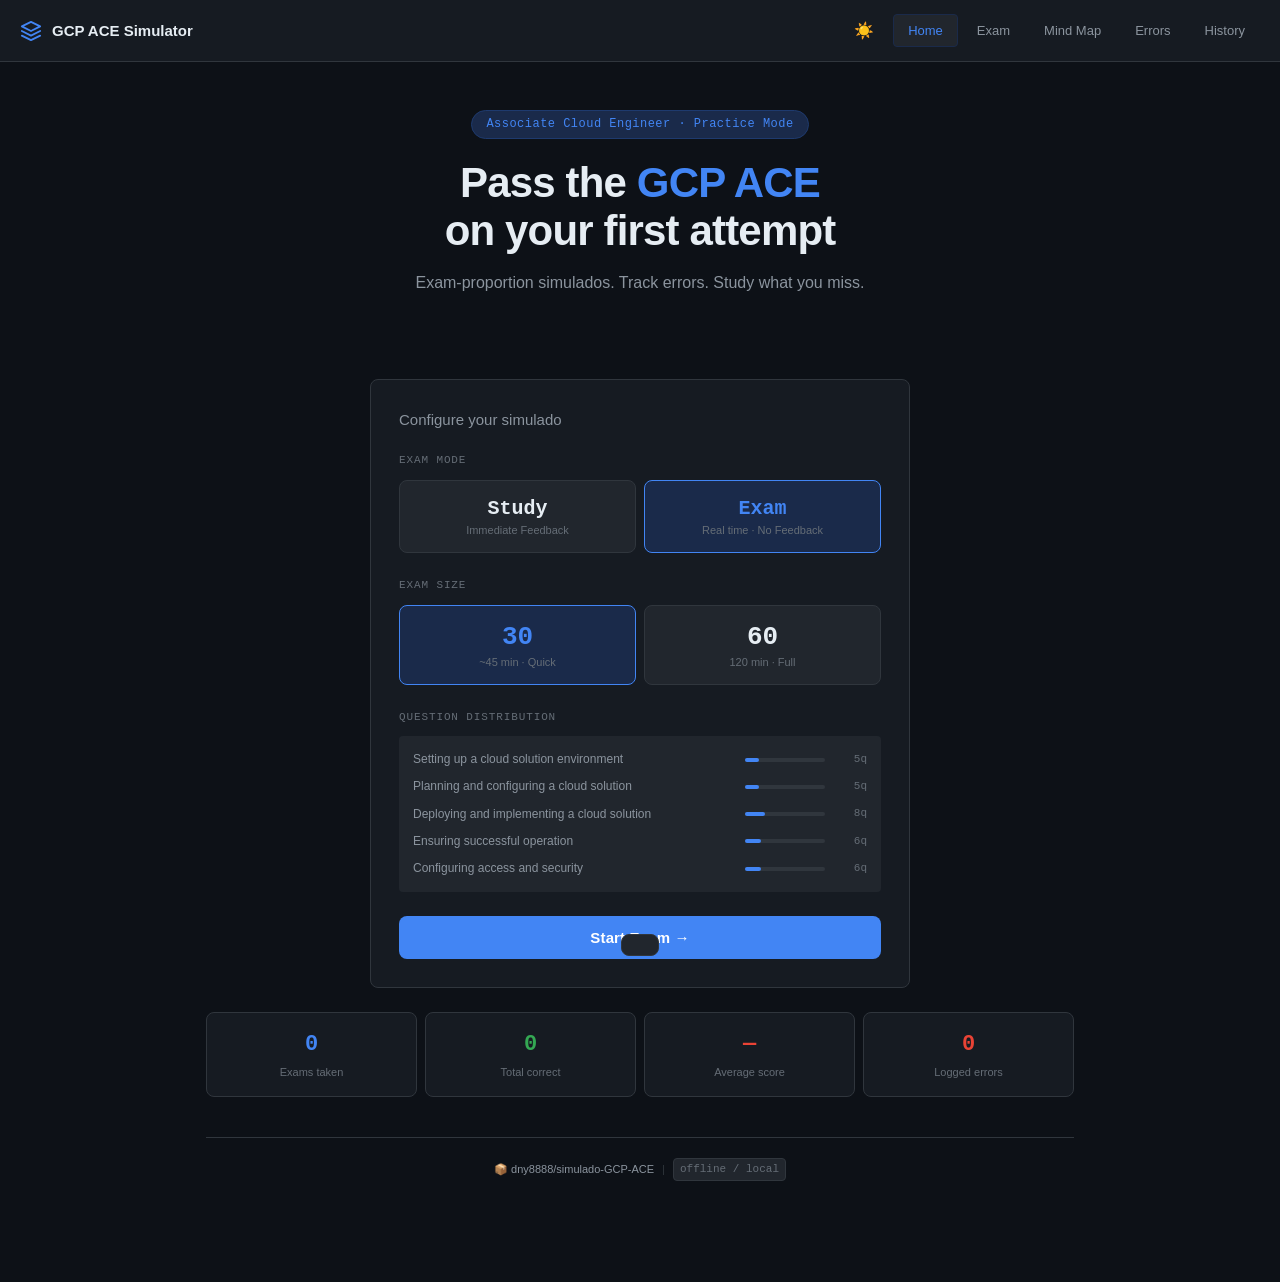
<file: index.html>
<!DOCTYPE html>
<html lang="en">

<head>
  <meta charset="UTF-8">
  <meta name="viewport" content="width=device-width, initial-scale=1.0">
  <title>GCP ACE Simulator</title>
  <link rel="manifest" href="manifest.json">
  <meta name="theme-color" content="#0d1117">
  <link rel="stylesheet" href="style.css">
</head>

<body>

  <!-- NAV -->
  <nav>
    <div class="nav-brand">
      <svg width="22" height="22" viewBox="0 0 24 24" fill="none">
        <path d="M12 2L2 7l10 5 10-5-10-5zM2 17l10 5 10-5M2 12l10 5 10-5" stroke="#4285f4" stroke-width="2"
          stroke-linecap="round" stroke-linejoin="round" />
      </svg>
      <span>GCP ACE Simulator</span>
    </div>
    <div class="nav-links">
      <button class="nav-btn" onclick="toggleTheme()" id="theme-btn" title="Toggle Theme"
        style="font-size:16px;">☀️</button>
      <button class="nav-btn active" id="nav-home" onclick="goScreen('home')">Home</button>
      <button class="nav-btn" id="nav-exam" onclick="goScreen('exam')">Exam</button>
      <button class="nav-btn" id="nav-mindmap" onclick="goScreen('mindmap')">Mind Map</button>
      <button class="nav-btn" id="nav-errors" onclick="goScreen('errors')">Errors <span
          id="err-count-badge"></span></button>
      <button class="nav-btn" id="nav-history" onclick="goScreen('history')">History</button>
    </div>
  </nav>

  <!-- TOAST -->
  <div id="toast"></div>

  <div class="shell">

    <!-- ═══════════════════ HOME ═══════════════════ -->
    <div id="screen-home">
      <div id="resume-banner" class="config-card" style="display:none; border-color: var(--blue);">
        <h2 style="margin-bottom:8px">Session Summary</h2>
        <p style="font-size:14px; color:var(--text2); margin-bottom:16px;">You have an exam in progress.</p>
        <div style="display:flex; gap:10px; flex-wrap:wrap;">
          <button class="btn-start" style="padding:10px; width:auto; flex:1;" onclick="resumeExam()">Resume
            Exam</button>
          <button class="btn-start"
            style="padding:10px; width:auto; flex:1; background:var(--bg3); color:var(--text); border:1px solid var(--border);"
            onclick="discardSession()">Discard and Start New</button>
        </div>
      </div>

      <div class="hero" id="home-hero">
        <div class="hero-badge">Associate Cloud Engineer · Practice Mode</div>
        <h1>Pass the <span>GCP ACE</span><br>on your first attempt</h1>
        <p>Exam-proportion simulados. Track errors. Study what you miss.</p>
      </div>

      <div class="config-card" id="home-config">
        <h2>Configure your simulado</h2>

        <p class="tag-section">Exam Mode</p>
        <div class="size-toggle" id="mode-toggle">
          <button class="size-btn" id="btn-mode-practice" onclick="selectMode('practice')">
            <span class="big" style="font-size:20px">Study</span>
            <span class="sub">Immediate Feedback</span>
          </button>
          <button class="size-btn selected" id="btn-mode-exam" onclick="selectMode('exam')">
            <span class="big" style="font-size:20px">Exam</span>
            <span class="sub" id="mode-exam-label">Real time · No Feedback</span>
          </button>
        </div>

        <p class="tag-section">Exam Size</p>

        <div class="size-toggle">
          <button class="size-btn selected" id="btn30" onclick="selectSize(30)">
            <span class="big">30</span>
            <span class="sub">~45 min · Quick</span>
          </button>
          <button class="size-btn" id="btn60" onclick="selectSize(60)">
            <span class="big">60</span>
            <span class="sub">120 min · Full</span>
          </button>
        </div>

        <p class="tag-section">Question distribution</p>
        <div class="dist-grid" id="dist-grid"></div>

        <button class="btn-start" id="btn-start" onclick="startExam()">Start Exam →</button>
      </div>

      <div class="stats-row" id="home-stats"></div>
    </div>

    <!-- ═══════════════════ EXAM ═══════════════════ -->
    <div id="screen-exam">
      <div class="exam-header">
        <span class="exam-title" id="exam-title">Exam · 0 / 30</span>
        <span id="exam-timer"
          style="display:none; font-family:var(--mono); color:var(--text2); font-weight:bold; font-size:16px;">120:00</span>
        <button class="btn-sm blue" onclick="finishExam()">Finish & Submit</button>
        <div class="progress-wrap">
          <div class="progress-track">
            <div class="progress-fill" id="exam-prog" style="width:0%"></div>
          </div>
        </div>
      </div>

      <div class="finish-banner" id="finish-banner">
        <h2 id="finish-score">Score: 0%</h2>
        <p id="finish-msg"></p>
        <div class="finish-btns">
          <button class="btn-finish" onclick="goScreen('errors')">Review Errors →</button>
          <button class="btn-finish outline" onclick="goScreen('home')">New Exam</button>
        </div>
      </div>

      <div id="questions-container"></div>

      <div class="pagination">
        <button class="btn-nav" id="btn-prev" onclick="changePage(-1)">← Previous</button>
        <span class="page-info" id="page-info">1 / 3</span>
        <button class="btn-nav" id="btn-next" onclick="changePage(1)">Next →</button>
      </div>
    </div>

    <!-- ═══════════════════ ERRORS ═══════════════════ -->
    <div id="screen-errors">
      <div class="screen-header">
        <h2>Error Log</h2>
        <button class="btn-sm" onclick="clearErrors()">Clear all</button>
      </div>
      <p style="font-size:13px;color:var(--text2);margin-bottom:20px">
        Questions you answered incorrectly. Use "Copy for AI" to paste into Claude, ChatGPT, or any LLM for a deep
        explanation.
      </p>
      <div id="errors-list"></div>
    </div>

    <!-- ═══════════════════ HISTORY ═══════════════════ -->
    <div id="screen-history">
      <div class="screen-header">
        <h2>Exam History</h2>
        <button class="btn-sm" onclick="clearHistory()">Clear</button>
      </div>

      <div class="stats-card" id="history-stats-card" style="display:none; margin-bottom: 24px;">
        <h3 class="stats-section-title">Overall Evolution (Last 10 exams)</h3>
        <div class="chart-container" id="total-evolution-chart"></div>

        <h3 class="stats-section-title" style="margin-top:24px;">Performance by Category (Cumulative)</h3>
        <div class="theme-evolution-grid" id="theme-evolution-grid"></div>
      </div>

      <div id="history-list"></div>
    </div>

    <!-- ═══════════════════ MIND MAP ═══════════════════ -->
    <div id="screen-mindmap" style="display:none">
      <div class="screen-header" style="margin-bottom:12px">
        <h2>GCP Mind Map</h2>
      </div>
      <p style="font-size:13px;color:var(--text2);margin-bottom:20px">
        Click on the product cards to study use cases, key differences, and GCP ACE exam tips.
      </p>

      <div class="nav" id="mm-nav"
        style="margin-bottom:16px; display:flex; gap:6px; flex-wrap:wrap; border-bottom:1px solid var(--border); padding-bottom:12px;">
      </div>

      <div style="margin-bottom:16px;">
        <input class="search-input" type="text" placeholder="Search product in mind map..." id="mm-search"
          oninput="filterMindMap(this.value)"
          style="width:100%; padding:10px 12px; border-radius:var(--radius); border:1px solid var(--border); background:var(--bg2); color:var(--text); font-size:13px;">
      </div>

      <div id="mm-content"></div>
    </div>

    <footer class="footer">
      <a href="https://github.com/dny8888/simulado-GCP-ACE" target="_blank" id="footer-repo-link" class="footer-link">
        📦 dny8888/simulado-GCP-ACE
      </a>
      <span class="footer-divider">|</span>
      <span id="footer-commit-meta" class="footer-commit">Loading commit...</span>
    </footer>

  </div><!-- /shell -->

  <script src="app.js?v=5"></script>
</body>

</html>
</file>
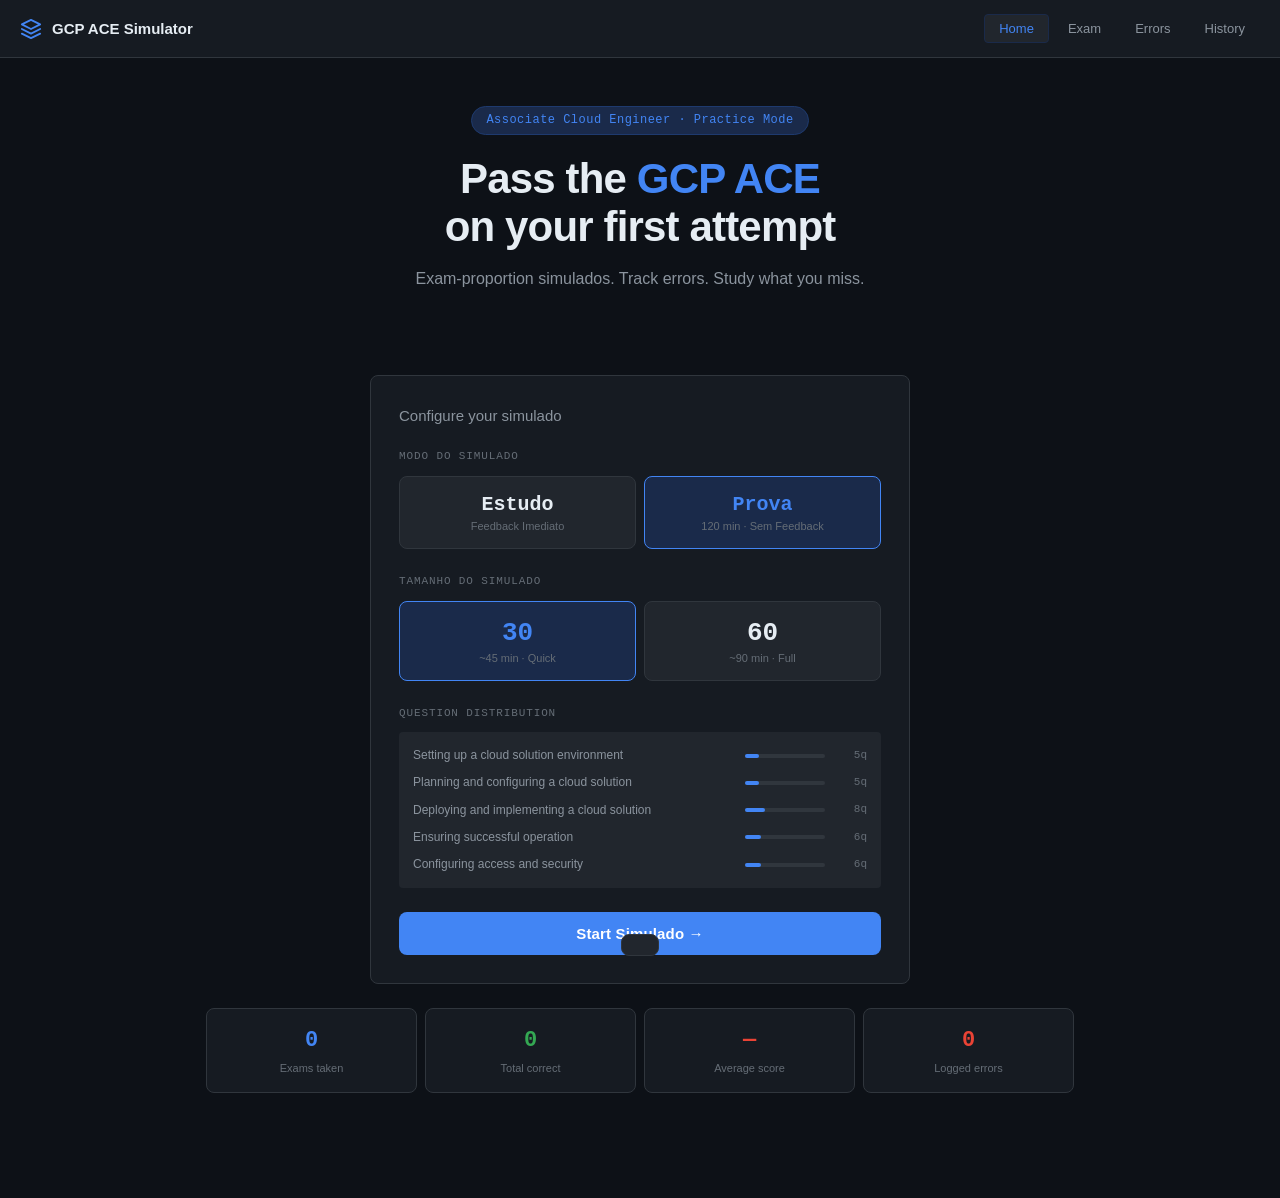
<file: docs/index.html>
<!DOCTYPE html>
<html lang="en">
<head>
<meta charset="UTF-8">
<meta name="viewport" content="width=device-width, initial-scale=1.0">
<title>GCP ACE Simulator</title>
<link rel="stylesheet" href="style.css">
</head>
<body>

<!-- NAV -->
<nav>
  <div class="nav-brand">
    <svg width="22" height="22" viewBox="0 0 24 24" fill="none">
      <path d="M12 2L2 7l10 5 10-5-10-5zM2 17l10 5 10-5M2 12l10 5 10-5" stroke="#4285f4" stroke-width="2" stroke-linecap="round" stroke-linejoin="round"/>
    </svg>
    <span>GCP ACE Simulator</span>
  </div>
  <div class="nav-links">
    <button class="nav-btn active" id="nav-home"    onclick="goScreen('home')">Home</button>
    <button class="nav-btn"        id="nav-exam"    onclick="goScreen('exam')">Exam</button>
    <button class="nav-btn"        id="nav-errors"  onclick="goScreen('errors')">Errors <span id="err-count-badge"></span></button>
    <button class="nav-btn"        id="nav-history" onclick="goScreen('history')">History</button>
  </div>
</nav>

<!-- TOAST -->
<div id="toast"></div>

<div class="shell">

<!-- ═══════════════════ HOME ═══════════════════ -->
<div id="screen-home">
  <div id="resume-banner" class="config-card" style="display:none; border-color: var(--blue);">
    <h2 style="margin-bottom:8px">Resumo de Sessão</h2>
    <p style="font-size:14px; color:var(--text2); margin-bottom:16px;">Você tem um simulado em andamento.</p>
    <div style="display:flex; gap:10px; flex-wrap:wrap;">
      <button class="btn-start" style="padding:10px; width:auto; flex:1;" onclick="resumeExam()">Retomar Simulado</button>
      <button class="btn-start" style="padding:10px; width:auto; flex:1; background:var(--bg3); color:var(--text); border:1px solid var(--border);" onclick="discardSession()">Descartar e Iniciar Novo</button>
    </div>
  </div>

  <div class="hero" id="home-hero">
    <div class="hero-badge">Associate Cloud Engineer · Practice Mode</div>
    <h1>Pass the <span>GCP ACE</span><br>on your first attempt</h1>
    <p>Exam-proportion simulados. Track errors. Study what you miss.</p>
  </div>

  <div class="config-card" id="home-config">
    <h2>Configure your simulado</h2>

    <p class="tag-section">Modo do Simulado</p>
    <div class="size-toggle" id="mode-toggle">
      <button class="size-btn" id="btn-mode-practice" onclick="selectMode('practice')">
        <span class="big" style="font-size:20px">Estudo</span>
        <span class="sub">Feedback Imediato</span>
      </button>
      <button class="size-btn selected" id="btn-mode-exam" onclick="selectMode('exam')">
        <span class="big" style="font-size:20px">Prova</span>
        <span class="sub">120 min · Sem Feedback</span>
      </button>
    </div>

    <p class="tag-section">Tamanho do Simulado</p>

    <div class="size-toggle">
      <button class="size-btn selected" id="btn30" onclick="selectSize(30)">
        <span class="big">30</span>
        <span class="sub">~45 min · Quick</span>
      </button>
      <button class="size-btn" id="btn60" onclick="selectSize(60)">
        <span class="big">60</span>
        <span class="sub">~90 min · Full</span>
      </button>
    </div>

    <p class="tag-section">Question distribution</p>
    <div class="dist-grid" id="dist-grid"></div>

    <button class="btn-start" id="btn-start" onclick="startExam()">Start Simulado →</button>
  </div>

  <div class="stats-row" id="home-stats"></div>
</div>

<!-- ═══════════════════ EXAM ═══════════════════ -->
<div id="screen-exam">
  <div class="exam-header">
    <span class="exam-title" id="exam-title">Simulado · 0 / 30</span>
    <span id="exam-timer" style="display:none; font-family:var(--mono); color:var(--text2); font-weight:bold; font-size:16px;">120:00</span>
    <button class="btn-sm blue" onclick="finishExam()">Finish & Submit</button>
    <div class="progress-wrap">
      <div class="progress-track"><div class="progress-fill" id="exam-prog" style="width:0%"></div></div>
    </div>
  </div>

  <div class="finish-banner" id="finish-banner">
    <h2 id="finish-score">Score: 0%</h2>
    <p id="finish-msg"></p>
    <div class="finish-btns">
      <button class="btn-finish" onclick="goScreen('errors')">Review Errors →</button>
      <button class="btn-finish outline" onclick="goScreen('home')">New Simulado</button>
    </div>
  </div>

  <div id="questions-container"></div>

  <div class="pagination">
    <button class="btn-nav" id="btn-prev" onclick="changePage(-1)">← Previous</button>
    <span class="page-info" id="page-info">1 / 3</span>
    <button class="btn-nav" id="btn-next" onclick="changePage(1)">Next →</button>
  </div>
</div>

<!-- ═══════════════════ ERRORS ═══════════════════ -->
<div id="screen-errors">
  <div class="screen-header">
    <h2>Error Log</h2>
    <button class="btn-sm" onclick="clearErrors()">Clear all</button>
  </div>
  <p style="font-size:13px;color:var(--text2);margin-bottom:20px">
    Questions you answered incorrectly. Use "Copy for AI" to paste into Claude, ChatGPT, or any LLM for a deep explanation.
  </p>
  <div id="errors-list"></div>
</div>

<!-- ═══════════════════ HISTORY ═══════════════════ -->
<div id="screen-history">
  <div class="screen-header">
    <h2>Exam History</h2>
    <button class="btn-sm" onclick="clearHistory()">Clear</button>
  </div>
  <div id="history-list"></div>
</div>

</div><!-- /shell -->

<script src="app.js"></script>
</body>
</html>
</file>
<file: style.css>
/* ── TOKENS ─────────────────────────────────────────── */
:root {
  --bg:       #0d1117;
  --bg2:      #161b22;
  --bg3:      #21262d;
  --border:   #30363d;
  --border2:  #3d444d;
  --text:     #e6edf3;
  --text2:    #8b949e;
  --text3:    #656d76;
  --blue:     #4285f4;
  --blue-dim: #1a2a4a;
  --green:    #34a853;
  --green-dim:#0d2e1a;
  --red:      #ea4335;
  --red-dim:  #2d1117;
  --yellow:   #fbbc04;
  --yellow-dim:#2d2200;
  --mono:     'JetBrains Mono', 'Fira Code', 'Cascadia Code', monospace;
  --sans:     -apple-system, 'Segoe UI', sans-serif;
  --radius:   8px;
  --radius-sm:4px;
}

/* ── RESET ──────────────────────────────────────────── */
*, *::before, *::after { box-sizing: border-box; margin: 0; padding: 0; }
html { scroll-behavior: smooth; }
body { background: var(--bg); color: var(--text); font-family: var(--sans);
       font-size: 15px; line-height: 1.6; min-height: 100vh; }
button { cursor: pointer; font-family: inherit; }
a { color: var(--blue); text-decoration: none; }
a:hover { text-decoration: underline; }

/* ── LAYOUT ─────────────────────────────────────────── */
.shell { max-width: 900px; margin: 0 auto; padding: 0 16px 80px; }

/* ── NAV ─────────────────────────────────────────────── */
nav {
  display: flex; align-items: center; justify-content: space-between;
  padding: 14px 20px; border-bottom: 1px solid var(--border);
  background: var(--bg2); position: sticky; top: 0; z-index: 100;
}
.nav-brand {
  display: flex; align-items: center; gap: 10px; font-weight: 600; font-size: 15px;
}
.nav-brand svg { flex-shrink: 0; }
.nav-links { display: flex; gap: 4px; }
.nav-btn {
  background: none; border: 1px solid transparent; color: var(--text2);
  padding: 6px 14px; border-radius: var(--radius-sm); font-size: 13px;
  transition: all .15s;
}
.nav-btn:hover, .nav-btn.active {
  background: var(--bg3); border-color: var(--border); color: var(--text);
}
.nav-btn.active { color: var(--blue); border-color: var(--blue-dim); }

/* ── HERO / HOME ─────────────────────────────────────── */
#screen-home { padding: 48px 0 0; }
.hero { text-align: center; padding: 0 0 48px; }
.hero-badge {
  display: inline-block; background: var(--blue-dim); color: var(--blue);
  border: 1px solid #1e3a6e; border-radius: 20px; font-size: 12px;
  font-weight: 500; padding: 4px 14px; margin-bottom: 20px;
  font-family: var(--mono); letter-spacing: .04em;
}
.hero h1 {
  font-size: clamp(28px, 5vw, 42px); font-weight: 700; letter-spacing: -.02em;
  line-height: 1.15; margin-bottom: 14px;
}
.hero h1 span { color: var(--blue); }
.hero p { font-size: 16px; color: var(--text2); max-width: 520px; margin: 0 auto 36px; }

.config-card {
  background: var(--bg2); border: 1px solid var(--border); border-radius: var(--radius);
  padding: 28px; max-width: 540px; margin: 0 auto 20px;
}
.config-card h2 { font-size: 15px; font-weight: 500; margin-bottom: 20px; color: var(--text2); }

.size-toggle { display: grid; grid-template-columns: 1fr 1fr; gap: 8px; margin-bottom: 24px; }
.size-btn {
  background: var(--bg3); border: 1px solid var(--border); color: var(--text2);
  border-radius: var(--radius); padding: 16px; font-size: 14px; font-weight: 500;
  transition: all .15s; display: flex; flex-direction: column; align-items: center; gap: 4px;
}
.size-btn .big { font-size: 26px; font-weight: 700; font-family: var(--mono); color: var(--text); }
.size-btn .sub { font-size: 11px; color: var(--text3); }
.size-btn:hover { border-color: var(--blue); background: var(--blue-dim); }
.size-btn.selected { border-color: var(--blue); background: var(--blue-dim); color: var(--blue); }
.size-btn.selected .big { color: var(--blue); }

.dist-grid {
  background: var(--bg3); border-radius: var(--radius-sm); padding: 14px;
  margin-bottom: 24px; display: flex; flex-direction: column; gap: 8px;
}
.dist-row { display: flex; align-items: center; gap: 10px; font-size: 12px; }
.dist-label { color: var(--text2); flex: 1; min-width: 0; }
.dist-bar-wrap { width: 80px; height: 4px; background: var(--border); border-radius: 2px; flex-shrink: 0; }
.dist-bar { height: 100%; background: var(--blue); border-radius: 2px; }
.dist-count { font-family: var(--mono); color: var(--text3); font-size: 11px; min-width: 32px; text-align: right; }

.btn-start {
  width: 100%; background: var(--blue); color: #fff; border: none;
  border-radius: var(--radius); padding: 13px; font-size: 15px; font-weight: 600;
  letter-spacing: .01em; transition: opacity .15s;
}
.btn-start:hover { opacity: .88; }
.btn-start:disabled { opacity: .4; cursor: not-allowed; }

.stats-row { display: grid; grid-template-columns: repeat(4, 1fr); gap: 8px; margin: 24px 0; }
.stat-box {
  background: var(--bg2); border: 1px solid var(--border); border-radius: var(--radius);
  padding: 14px 10px; text-align: center;
}
.stat-box .val { font-size: 22px; font-weight: 700; font-family: var(--mono); }
.stat-box .lbl { font-size: 11px; color: var(--text3); margin-top: 2px; }
.stat-box.green .val { color: var(--green); }
.stat-box.red .val { color: var(--red); }
.stat-box.blue .val { color: var(--blue); }

/* ── EXAM SCREEN ─────────────────────────────────────── */
#screen-exam { padding: 24px 0; display: none; }

.exam-header {
  display: flex; align-items: center; gap: 12px; margin-bottom: 20px;
  flex-wrap: wrap;
}
.exam-title { font-size: 14px; font-weight: 500; color: var(--text2); flex: 1; }
.progress-wrap { flex: 0 0 100%; order: 3; }
.progress-track {
  height: 3px; background: var(--border); border-radius: 2px; overflow: hidden;
}
.progress-fill { height: 100%; background: var(--blue); border-radius: 2px; transition: width .3s; }

.q-card {
  background: var(--bg2); border: 1px solid var(--border); border-radius: var(--radius);
  padding: 22px; margin-bottom: 12px;
}
.q-meta { display: flex; gap: 8px; margin-bottom: 14px; flex-wrap: wrap; }
.q-tag {
  font-size: 11px; font-family: var(--mono); padding: 3px 8px;
  border-radius: var(--radius-sm); font-weight: 500;
}
.q-tag.num  { background: var(--bg3); color: var(--text2); border: 1px solid var(--border); }
.q-tag.dom  { background: var(--blue-dim); color: var(--blue); }
.q-tag.hard { background: var(--red-dim); color: var(--red); }
.q-tag.med  { background: var(--yellow-dim); color: var(--yellow); }
.q-tag.easy { background: var(--green-dim); color: var(--green); }

.q-text { font-size: 14px; line-height: 1.65; color: var(--text); }

.opts { display: flex; flex-direction: column; gap: 7px; margin-top: 16px; }
.opt {
  display: flex; align-items: flex-start; gap: 12px;
  padding: 11px 14px; border: 1px solid var(--border);
  border-radius: var(--radius-sm); cursor: pointer; transition: all .12s;
  font-size: 13px; line-height: 1.5; background: var(--bg3);
}
.opt:hover:not(.disabled) { border-color: var(--blue); background: var(--blue-dim); }
.opt .letter {
  font-family: var(--mono); font-weight: 600; font-size: 13px;
  color: var(--text2); flex-shrink: 0; min-width: 18px;
}
.opt.selected-opt { border-color: var(--blue); background: var(--blue-dim); }
.opt.correct { border-color: var(--green); background: var(--green-dim); color: var(--green); }
.opt.selected-opt { border-color: var(--blue); background: var(--blue-dim); }
.opt.correct .letter { color: var(--green); }
.opt.wrong   { border-color: var(--red);   background: var(--red-dim);   color: var(--red);   }
.opt.wrong   .letter { color: var(--red); }
.opt.disabled { cursor: default; }

.q-result {
  display: flex; align-items: center; gap: 8px; margin-top: 12px;
  padding: 10px 12px; border-radius: var(--radius-sm); font-size: 13px;
}
.q-result.ok  { background: var(--green-dim); color: var(--green); }
.q-result.bad { background: var(--red-dim);   color: var(--red);   }
.q-result svg { flex-shrink: 0; }

.q-actions { display: flex; gap: 8px; margin-top: 12px; flex-wrap: wrap; }
.btn-sm {
  background: var(--bg3); border: 1px solid var(--border); color: var(--text2);
  padding: 6px 13px; border-radius: var(--radius-sm); font-size: 12px; transition: all .12s;
  display: flex; align-items: center; gap: 6px;
}
.btn-sm:hover { border-color: var(--border2); color: var(--text); }
.btn-sm.active { border-color: var(--red); color: var(--red); background: var(--red-dim); }
.btn-sm.blue   { border-color: var(--blue); color: var(--blue); background: var(--blue-dim); }

/* explanation block */
.explanation {
  margin-top: 12px; padding: 14px; background: var(--bg);
  border: 1px solid var(--border); border-radius: var(--radius-sm);
  font-size: 13px; line-height: 1.65; color: var(--text2);
  display: none;
}
.explanation.show { display: block; }
.explanation strong { color: var(--text); }

/* pagination */
.pagination {
  display: flex; align-items: center; justify-content: space-between;
  margin-top: 24px; padding-top: 20px; border-top: 1px solid var(--border);
}
.btn-nav {
  background: var(--bg3); border: 1px solid var(--border); color: var(--text);
  padding: 8px 18px; border-radius: var(--radius-sm); font-size: 13px; transition: all .12s;
}
.btn-nav:hover:not(:disabled) { border-color: var(--blue); color: var(--blue); }
.btn-nav:disabled { opacity: .35; cursor: not-allowed; }
.page-info { font-size: 13px; color: var(--text2); font-family: var(--mono); }

/* ── ERRORS SCREEN ────────────────────────────────────── */
#screen-errors { padding: 24px 0; display: none; }
.screen-header { display: flex; align-items: center; justify-content: space-between; margin-bottom: 20px; }
.screen-header h2 { font-size: 17px; font-weight: 600; }

.err-card {
  background: var(--bg2); border: 1px solid var(--red-dim);
  border-left: 3px solid var(--red);
  border-radius: var(--radius); padding: 16px 18px; margin-bottom: 10px;
}
.err-card .eq { font-size: 13px; line-height: 1.6; margin-bottom: 10px; }
.err-answer-row {
  display: flex; flex-direction: column; gap: 4px;
  font-size: 12px; font-family: var(--mono); margin-bottom: 12px;
}
.err-yours   { color: var(--red); }
.err-correct { color: var(--green); }
.err-actions { display: flex; gap: 6px; flex-wrap: wrap; }

/* copy block */
.copy-block {
  background: var(--bg); border: 1px solid var(--border); border-radius: var(--radius-sm);
  padding: 12px 14px; margin-top: 10px; font-size: 12px; font-family: var(--mono);
  color: var(--text2); white-space: pre-wrap; word-break: break-word;
  display: none; line-height: 1.55;
}
.copy-block.show { display: block; }

.empty-state {
  text-align: center; padding: 60px 20px; color: var(--text3);
}
.empty-state .icon { font-size: 40px; margin-bottom: 12px; }
.empty-state p { font-size: 15px; }

/* ── HISTORY SCREEN ───────────────────────────────────── */
#screen-history { padding: 24px 0; display: none; }
.hist-card {
  background: var(--bg2); border: 1px solid var(--border); border-radius: var(--radius);
  padding: 16px 18px; margin-bottom: 8px;
  display: flex; align-items: center; gap: 16px; flex-wrap: wrap;
}
.hist-date { font-family: var(--mono); font-size: 12px; color: var(--text3); min-width: 110px; }
.hist-score {
  font-family: var(--mono); font-size: 18px; font-weight: 700;
}
.hist-score.pass { color: var(--green); }
.hist-score.fail { color: var(--red); }
.hist-detail { font-size: 12px; color: var(--text2); flex: 1; }
.hist-detail span { margin-right: 10px; }

/* ── TOAST ────────────────────────────────────────────── */
#toast {
  position: fixed; bottom: 24px; left: 50%; transform: translateX(-50%) translateY(80px);
  background: var(--bg3); border: 1px solid var(--border); border-radius: var(--radius);
  padding: 10px 18px; font-size: 13px; color: var(--text);
  transition: transform .25s; pointer-events: none; white-space: nowrap; z-index: 200;
}
#toast.show { transform: translateX(-50%) translateY(0); }

/* ── MISC ─────────────────────────────────────────────── */
.divider { border: none; border-top: 1px solid var(--border); margin: 28px 0; }
.tag-section {
  font-size: 11px; font-family: var(--mono); color: var(--text3);
  text-transform: uppercase; letter-spacing: .08em; margin-bottom: 10px;
}
.finish-banner {
  background: linear-gradient(135deg, var(--blue-dim) 0%, var(--bg2) 100%);
  border: 1px solid var(--blue); border-radius: var(--radius);
  padding: 24px; text-align: center; margin-bottom: 24px; display: none;
}
.finish-banner h2 { font-size: 22px; font-weight: 700; margin-bottom: 6px; }
.finish-banner p  { font-size: 14px; color: var(--text2); margin-bottom: 16px; }
.finish-btns { display: flex; gap: 10px; justify-content: center; flex-wrap: wrap; }
.btn-finish {
  background: var(--blue); color: #fff; border: none;
  padding: 9px 20px; border-radius: var(--radius-sm); font-size: 13px; font-weight: 500;
}
.btn-finish.outline {
  background: none; border: 1px solid var(--border); color: var(--text);
}
.btn-finish.outline:hover { border-color: var(--blue); color: var(--blue); }

@media (max-width: 600px) {
  .stats-row { grid-template-columns: repeat(2, 1fr); }
  .size-toggle { grid-template-columns: 1fr 1fr; }
  nav { padding: 10px 14px; }
  .nav-brand span { display: none; }
}

body.light-theme {
  --bg:       #f6f8fa;
  --bg2:      #ffffff;
  --bg3:      #f3f4f6;
  --border:   #d0d7de;
  --border2:  #afb8c1;
  --text:     #24292f;
  --text2:    #57606a;
  --text3:    #6e7781;
  --blue-dim: #ddf4ff;
  --green-dim:#dafbe1;
  --red-dim:  #ffebe9;
  --yellow-dim:#fff8c5;
}
.opt:focus { outline: 2px solid var(--blue); outline-offset: 1px; }

/* ── EVOLUTION CHARTS & STATS ──────────────────────── */
.stats-card {
  background: var(--bg2);
  border: 1px solid var(--border);
  border-radius: var(--radius);
  padding: 20px;
}
.stats-section-title {
  font-size: 13px;
  font-weight: 600;
  color: var(--text2);
  margin-bottom: 12px;
  text-transform: uppercase;
  letter-spacing: .05em;
}
.chart-container {
  height: 160px;
  width: 100%;
  margin-top: 10px;
}
.theme-evolution-grid {
  display: grid;
  grid-template-columns: 1fr;
  gap: 12px;
  margin-top: 10px;
}
@media (min-width: 600px) {
  .theme-evolution-grid {
    grid-template-columns: 1fr 1fr;
  }
}
.theme-progress-card {
  background: var(--bg3);
  border: 1px solid var(--border);
  border-radius: var(--radius-sm);
  padding: 12px;
}
.theme-progress-header {
  display: flex;
  justify-content: space-between;
  align-items: flex-start;
  gap: 8px;
  margin-bottom: 8px;
}
.theme-progress-label {
  font-size: 11px;
  color: var(--text2);
  line-height: 1.35;
}
.theme-progress-pct {
  font-family: var(--mono);
  font-size: 13px;
  font-weight: 700;
}
.theme-progress-pct.pass { color: var(--green); }
.theme-progress-pct.fail { color: var(--red); }
.theme-progress-pct.empty { color: var(--text3); }

.theme-progress-bar-wrap {
  height: 6px;
  background: var(--border);
  border-radius: 3px;
  overflow: hidden;
  margin-bottom: 6px;
}
.theme-progress-bar {
  height: 100%;
  border-radius: 3px;
}
.theme-progress-bar.pass { background: var(--green); }
.theme-progress-bar.fail { background: var(--red); }
.theme-progress-bar.empty { background: transparent; }

.theme-progress-sub {
  font-size: 10px;
  color: var(--text3);
  text-align: right;
}

/* History Card details */
.hist-card {
  cursor: pointer;
  transition: border-color .15s;
  flex-direction: column;
  align-items: flex-start !important;
}
.hist-card:hover {
  border-color: var(--blue-dim);
}
.hist-card-summary {
  display: flex;
  align-items: center;
  gap: 16px;
  flex-wrap: wrap;
  width: 100%;
}
.hist-card-details {
  width: 100%;
  margin-top: 14px;
  padding-top: 14px;
  border-top: 1px dashed var(--border);
}
.hist-theme-list {
  display: flex;
  flex-direction: column;
  gap: 6px;
}
.hist-theme-list h4 {
  font-size: 12px;
  color: var(--text);
  margin-bottom: 4px;
}
.hist-theme-row {
  display: flex;
  justify-content: space-between;
  font-size: 11px;
  color: var(--text2);
}

/* Accordion for grouped errors */
.error-group {
  background: var(--bg2);
  border: 1px solid var(--border);
  border-radius: var(--radius);
  margin-bottom: 12px;
  overflow: hidden;
}
.error-group-header {
  display: flex;
  align-items: center;
  justify-content: space-between;
  padding: 12px 16px;
  background: var(--bg3);
  cursor: pointer;
  border-bottom: 1px solid var(--border);
}
.error-group-title {
  font-size: 13px;
  font-weight: 600;
  color: var(--text);
  display: flex;
  align-items: center;
  gap: 8px;
}
.error-group-content {
  padding: 16px;
  display: none;
}
.error-group.open .error-group-content {
  display: block;
}
.error-group-header-actions {
  display: flex;
  align-items: center;
  gap: 8px;
}

/* Footer Styles */
.footer {
  margin-top: 40px;
  padding: 20px 0;
  border-top: 1px solid var(--border);
  display: flex;
  justify-content: center;
  align-items: center;
  gap: 8px;
  font-size: 11px;
  color: var(--text3);
  flex-wrap: wrap;
}
.footer-link {
  color: var(--text2);
  text-decoration: none;
  font-weight: 500;
  transition: color 0.15s;
}
.footer-link:hover {
  color: var(--blue);
}
.footer-divider {
  color: var(--border);
}
.footer-commit {
  font-family: var(--mono);
  background: var(--bg3);
  padding: 2px 6px;
  border-radius: var(--radius-sm);
  border: 1px solid var(--border);
}

/* ── MIND MAP SCREEN ───────────────────────────────── */
.mm-cards-grid {
  display: grid;
  grid-template-columns: 1fr;
  gap: 12px;
  margin-top: 10px;
}
@media (min-width: 600px) {
  .mm-cards-grid {
    grid-template-columns: 1fr 1fr;
  }
}
@media (min-width: 900px) {
  .mm-cards-grid {
    grid-template-columns: 1fr 1fr 1fr;
  }
}

.mm-card {
  background: var(--bg2);
  border: 1px solid var(--border);
  border-radius: var(--radius);
  padding: 14px;
  cursor: pointer;
  transition: border-color 0.15s, background-color 0.15s;
  display: flex;
  flex-direction: column;
  position: relative;
  overflow: hidden;
}
.mm-card:hover {
  border-color: var(--border-strong);
  background: var(--bg3);
}
.mm-card.expanded {
  border-color: var(--blue);
}

.mm-card-header {
  display: flex;
  align-items: flex-start;
  justify-content: space-between;
  gap: 12px;
}

.mm-card-name {
  font-size: 13px;
  font-weight: 600;
  color: var(--text);
}

.mm-card-subtitle {
  font-size: 11px;
  color: var(--text2);
  margin-top: 4px;
  line-height: 1.35;
}

.mm-card-tag {
  font-size: 9px;
  padding: 2px 8px;
  border-radius: 12px;
  white-space: nowrap;
  font-weight: 700;
  text-transform: uppercase;
}

.mm-card-body {
  display: none;
  margin-top: 12px;
  border-top: 1px dashed var(--border);
  padding-top: 12px;
}
.mm-card-body.show {
  display: block;
}

.mm-card-section {
  margin-bottom: 10px;
}

.mm-card-section-label {
  font-size: 9px;
  font-weight: 700;
  text-transform: uppercase;
  letter-spacing: 0.05em;
  color: var(--text3);
  margin-bottom: 4px;
}

.mm-card-section p {
  font-size: 12px;
  color: var(--text2);
  line-height: 1.45;
}

.mm-diff-list {
  list-style: none;
  padding-left: 0;
}
.mm-diff-list li {
  font-size: 12px;
  color: var(--text2);
  padding: 2px 0;
  display: flex;
  gap: 6px;
  line-height: 1.4;
}
.mm-diff-list li::before {
  content: "•";
  color: var(--text3);
  flex-shrink: 0;
}

.mm-use-tags {
  display: flex;
  flex-wrap: wrap;
  gap: 6px;
}

.mm-use-tag {
  font-size: 10px;
  padding: 2px 8px;
  border-radius: 4px;
  background: var(--bg3);
  color: var(--text2);
  border: 1px solid var(--border);
}

.mm-exam-tip {
  margin-top: 10px;
  padding: 10px;
  border-radius: var(--radius-sm);
  background: rgba(242, 199, 68, 0.1);
  border: 1px solid rgba(242, 199, 68, 0.25);
  font-size: 11px;
  color: var(--text);
  line-height: 1.45;
}
</file>
<file: docs/style.css>
/* ── TOKENS ─────────────────────────────────────────── */
:root {
  --bg:       #0d1117;
  --bg2:      #161b22;
  --bg3:      #21262d;
  --border:   #30363d;
  --border2:  #3d444d;
  --text:     #e6edf3;
  --text2:    #8b949e;
  --text3:    #656d76;
  --blue:     #4285f4;
  --blue-dim: #1a2a4a;
  --green:    #34a853;
  --green-dim:#0d2e1a;
  --red:      #ea4335;
  --red-dim:  #2d1117;
  --yellow:   #fbbc04;
  --yellow-dim:#2d2200;
  --mono:     'JetBrains Mono', 'Fira Code', 'Cascadia Code', monospace;
  --sans:     -apple-system, 'Segoe UI', sans-serif;
  --radius:   8px;
  --radius-sm:4px;
}

/* ── RESET ──────────────────────────────────────────── */
*, *::before, *::after { box-sizing: border-box; margin: 0; padding: 0; }
html { scroll-behavior: smooth; }
body { background: var(--bg); color: var(--text); font-family: var(--sans);
       font-size: 15px; line-height: 1.6; min-height: 100vh; }
button { cursor: pointer; font-family: inherit; }
a { color: var(--blue); text-decoration: none; }
a:hover { text-decoration: underline; }

/* ── LAYOUT ─────────────────────────────────────────── */
.shell { max-width: 900px; margin: 0 auto; padding: 0 16px 80px; }

/* ── NAV ─────────────────────────────────────────────── */
nav {
  display: flex; align-items: center; justify-content: space-between;
  padding: 14px 20px; border-bottom: 1px solid var(--border);
  background: var(--bg2); position: sticky; top: 0; z-index: 100;
}
.nav-brand {
  display: flex; align-items: center; gap: 10px; font-weight: 600; font-size: 15px;
}
.nav-brand svg { flex-shrink: 0; }
.nav-links { display: flex; gap: 4px; }
.nav-btn {
  background: none; border: 1px solid transparent; color: var(--text2);
  padding: 6px 14px; border-radius: var(--radius-sm); font-size: 13px;
  transition: all .15s;
}
.nav-btn:hover, .nav-btn.active {
  background: var(--bg3); border-color: var(--border); color: var(--text);
}
.nav-btn.active { color: var(--blue); border-color: var(--blue-dim); }

/* ── HERO / HOME ─────────────────────────────────────── */
#screen-home { padding: 48px 0 0; }
.hero { text-align: center; padding: 0 0 48px; }
.hero-badge {
  display: inline-block; background: var(--blue-dim); color: var(--blue);
  border: 1px solid #1e3a6e; border-radius: 20px; font-size: 12px;
  font-weight: 500; padding: 4px 14px; margin-bottom: 20px;
  font-family: var(--mono); letter-spacing: .04em;
}
.hero h1 {
  font-size: clamp(28px, 5vw, 42px); font-weight: 700; letter-spacing: -.02em;
  line-height: 1.15; margin-bottom: 14px;
}
.hero h1 span { color: var(--blue); }
.hero p { font-size: 16px; color: var(--text2); max-width: 520px; margin: 0 auto 36px; }

.config-card {
  background: var(--bg2); border: 1px solid var(--border); border-radius: var(--radius);
  padding: 28px; max-width: 540px; margin: 0 auto 20px;
}
.config-card h2 { font-size: 15px; font-weight: 500; margin-bottom: 20px; color: var(--text2); }

.size-toggle { display: grid; grid-template-columns: 1fr 1fr; gap: 8px; margin-bottom: 24px; }
.size-btn {
  background: var(--bg3); border: 1px solid var(--border); color: var(--text2);
  border-radius: var(--radius); padding: 16px; font-size: 14px; font-weight: 500;
  transition: all .15s; display: flex; flex-direction: column; align-items: center; gap: 4px;
}
.size-btn .big { font-size: 26px; font-weight: 700; font-family: var(--mono); color: var(--text); }
.size-btn .sub { font-size: 11px; color: var(--text3); }
.size-btn:hover { border-color: var(--blue); background: var(--blue-dim); }
.size-btn.selected { border-color: var(--blue); background: var(--blue-dim); color: var(--blue); }
.size-btn.selected .big { color: var(--blue); }

.dist-grid {
  background: var(--bg3); border-radius: var(--radius-sm); padding: 14px;
  margin-bottom: 24px; display: flex; flex-direction: column; gap: 8px;
}
.dist-row { display: flex; align-items: center; gap: 10px; font-size: 12px; }
.dist-label { color: var(--text2); flex: 1; min-width: 0; }
.dist-bar-wrap { width: 80px; height: 4px; background: var(--border); border-radius: 2px; flex-shrink: 0; }
.dist-bar { height: 100%; background: var(--blue); border-radius: 2px; }
.dist-count { font-family: var(--mono); color: var(--text3); font-size: 11px; min-width: 32px; text-align: right; }

.btn-start {
  width: 100%; background: var(--blue); color: #fff; border: none;
  border-radius: var(--radius); padding: 13px; font-size: 15px; font-weight: 600;
  letter-spacing: .01em; transition: opacity .15s;
}
.btn-start:hover { opacity: .88; }
.btn-start:disabled { opacity: .4; cursor: not-allowed; }

.stats-row { display: grid; grid-template-columns: repeat(4, 1fr); gap: 8px; margin: 24px 0; }
.stat-box {
  background: var(--bg2); border: 1px solid var(--border); border-radius: var(--radius);
  padding: 14px 10px; text-align: center;
}
.stat-box .val { font-size: 22px; font-weight: 700; font-family: var(--mono); }
.stat-box .lbl { font-size: 11px; color: var(--text3); margin-top: 2px; }
.stat-box.green .val { color: var(--green); }
.stat-box.red .val { color: var(--red); }
.stat-box.blue .val { color: var(--blue); }

/* ── EXAM SCREEN ─────────────────────────────────────── */
#screen-exam { padding: 24px 0; display: none; }

.exam-header {
  display: flex; align-items: center; gap: 12px; margin-bottom: 20px;
  flex-wrap: wrap;
}
.exam-title { font-size: 14px; font-weight: 500; color: var(--text2); flex: 1; }
.progress-wrap { flex: 0 0 100%; order: 3; }
.progress-track {
  height: 3px; background: var(--border); border-radius: 2px; overflow: hidden;
}
.progress-fill { height: 100%; background: var(--blue); border-radius: 2px; transition: width .3s; }

.q-card {
  background: var(--bg2); border: 1px solid var(--border); border-radius: var(--radius);
  padding: 22px; margin-bottom: 12px;
}
.q-meta { display: flex; gap: 8px; margin-bottom: 14px; flex-wrap: wrap; }
.q-tag {
  font-size: 11px; font-family: var(--mono); padding: 3px 8px;
  border-radius: var(--radius-sm); font-weight: 500;
}
.q-tag.num  { background: var(--bg3); color: var(--text2); border: 1px solid var(--border); }
.q-tag.dom  { background: var(--blue-dim); color: var(--blue); }
.q-tag.hard { background: var(--red-dim); color: var(--red); }
.q-tag.med  { background: var(--yellow-dim); color: var(--yellow); }
.q-tag.easy { background: var(--green-dim); color: var(--green); }

.q-text { font-size: 14px; line-height: 1.65; color: var(--text); }

.opts { display: flex; flex-direction: column; gap: 7px; margin-top: 16px; }
.opt {
  display: flex; align-items: flex-start; gap: 12px;
  padding: 11px 14px; border: 1px solid var(--border);
  border-radius: var(--radius-sm); cursor: pointer; transition: all .12s;
  font-size: 13px; line-height: 1.5; background: var(--bg3);
}
.opt:hover:not(.disabled) { border-color: var(--blue); background: var(--blue-dim); }
.opt .letter {
  font-family: var(--mono); font-weight: 600; font-size: 13px;
  color: var(--text2); flex-shrink: 0; min-width: 18px;
}
.opt.selected-opt { border-color: var(--blue); background: var(--blue-dim); }
.opt.correct { border-color: var(--green); background: var(--green-dim); color: var(--green); }
.opt.selected-opt { border-color: var(--blue); background: var(--blue-dim); }
.opt.correct .letter { color: var(--green); }
.opt.wrong   { border-color: var(--red);   background: var(--red-dim);   color: var(--red);   }
.opt.wrong   .letter { color: var(--red); }
.opt.disabled { cursor: default; }

.q-result {
  display: flex; align-items: center; gap: 8px; margin-top: 12px;
  padding: 10px 12px; border-radius: var(--radius-sm); font-size: 13px;
}
.q-result.ok  { background: var(--green-dim); color: var(--green); }
.q-result.bad { background: var(--red-dim);   color: var(--red);   }
.q-result svg { flex-shrink: 0; }

.q-actions { display: flex; gap: 8px; margin-top: 12px; flex-wrap: wrap; }
.btn-sm {
  background: var(--bg3); border: 1px solid var(--border); color: var(--text2);
  padding: 6px 13px; border-radius: var(--radius-sm); font-size: 12px; transition: all .12s;
  display: flex; align-items: center; gap: 6px;
}
.btn-sm:hover { border-color: var(--border2); color: var(--text); }
.btn-sm.active { border-color: var(--red); color: var(--red); background: var(--red-dim); }
.btn-sm.blue   { border-color: var(--blue); color: var(--blue); background: var(--blue-dim); }

/* explanation block */
.explanation {
  margin-top: 12px; padding: 14px; background: var(--bg);
  border: 1px solid var(--border); border-radius: var(--radius-sm);
  font-size: 13px; line-height: 1.65; color: var(--text2);
  display: none;
}
.explanation.show { display: block; }
.explanation strong { color: var(--text); }

/* pagination */
.pagination {
  display: flex; align-items: center; justify-content: space-between;
  margin-top: 24px; padding-top: 20px; border-top: 1px solid var(--border);
}
.btn-nav {
  background: var(--bg3); border: 1px solid var(--border); color: var(--text);
  padding: 8px 18px; border-radius: var(--radius-sm); font-size: 13px; transition: all .12s;
}
.btn-nav:hover:not(:disabled) { border-color: var(--blue); color: var(--blue); }
.btn-nav:disabled { opacity: .35; cursor: not-allowed; }
.page-info { font-size: 13px; color: var(--text2); font-family: var(--mono); }

/* ── ERRORS SCREEN ────────────────────────────────────── */
#screen-errors { padding: 24px 0; display: none; }
.screen-header { display: flex; align-items: center; justify-content: space-between; margin-bottom: 20px; }
.screen-header h2 { font-size: 17px; font-weight: 600; }

.err-card {
  background: var(--bg2); border: 1px solid var(--red-dim);
  border-left: 3px solid var(--red);
  border-radius: var(--radius); padding: 16px 18px; margin-bottom: 10px;
}
.err-card .eq { font-size: 13px; line-height: 1.6; margin-bottom: 10px; }
.err-answer-row {
  display: flex; flex-direction: column; gap: 4px;
  font-size: 12px; font-family: var(--mono); margin-bottom: 12px;
}
.err-yours   { color: var(--red); }
.err-correct { color: var(--green); }
.err-actions { display: flex; gap: 6px; flex-wrap: wrap; }

/* copy block */
.copy-block {
  background: var(--bg); border: 1px solid var(--border); border-radius: var(--radius-sm);
  padding: 12px 14px; margin-top: 10px; font-size: 12px; font-family: var(--mono);
  color: var(--text2); white-space: pre-wrap; word-break: break-word;
  display: none; line-height: 1.55;
}
.copy-block.show { display: block; }

.empty-state {
  text-align: center; padding: 60px 20px; color: var(--text3);
}
.empty-state .icon { font-size: 40px; margin-bottom: 12px; }
.empty-state p { font-size: 15px; }

/* ── HISTORY SCREEN ───────────────────────────────────── */
#screen-history { padding: 24px 0; display: none; }
.hist-card {
  background: var(--bg2); border: 1px solid var(--border); border-radius: var(--radius);
  padding: 16px 18px; margin-bottom: 8px;
  display: flex; align-items: center; gap: 16px; flex-wrap: wrap;
}
.hist-date { font-family: var(--mono); font-size: 12px; color: var(--text3); min-width: 110px; }
.hist-score {
  font-family: var(--mono); font-size: 18px; font-weight: 700;
}
.hist-score.pass { color: var(--green); }
.hist-score.fail { color: var(--red); }
.hist-detail { font-size: 12px; color: var(--text2); flex: 1; }
.hist-detail span { margin-right: 10px; }

/* ── TOAST ────────────────────────────────────────────── */
#toast {
  position: fixed; bottom: 24px; left: 50%; transform: translateX(-50%) translateY(80px);
  background: var(--bg3); border: 1px solid var(--border); border-radius: var(--radius);
  padding: 10px 18px; font-size: 13px; color: var(--text);
  transition: transform .25s; pointer-events: none; white-space: nowrap; z-index: 200;
}
#toast.show { transform: translateX(-50%) translateY(0); }

/* ── MISC ─────────────────────────────────────────────── */
.divider { border: none; border-top: 1px solid var(--border); margin: 28px 0; }
.tag-section {
  font-size: 11px; font-family: var(--mono); color: var(--text3);
  text-transform: uppercase; letter-spacing: .08em; margin-bottom: 10px;
}
.finish-banner {
  background: linear-gradient(135deg, var(--blue-dim) 0%, var(--bg2) 100%);
  border: 1px solid var(--blue); border-radius: var(--radius);
  padding: 24px; text-align: center; margin-bottom: 24px; display: none;
}
.finish-banner h2 { font-size: 22px; font-weight: 700; margin-bottom: 6px; }
.finish-banner p  { font-size: 14px; color: var(--text2); margin-bottom: 16px; }
.finish-btns { display: flex; gap: 10px; justify-content: center; flex-wrap: wrap; }
.btn-finish {
  background: var(--blue); color: #fff; border: none;
  padding: 9px 20px; border-radius: var(--radius-sm); font-size: 13px; font-weight: 500;
}
.btn-finish.outline {
  background: none; border: 1px solid var(--border); color: var(--text);
}
.btn-finish.outline:hover { border-color: var(--blue); color: var(--blue); }

@media (max-width: 600px) {
  .stats-row { grid-template-columns: repeat(2, 1fr); }
  .size-toggle { grid-template-columns: 1fr 1fr; }
  nav { padding: 10px 14px; }
  .nav-brand span { display: none; }
}
</file>
